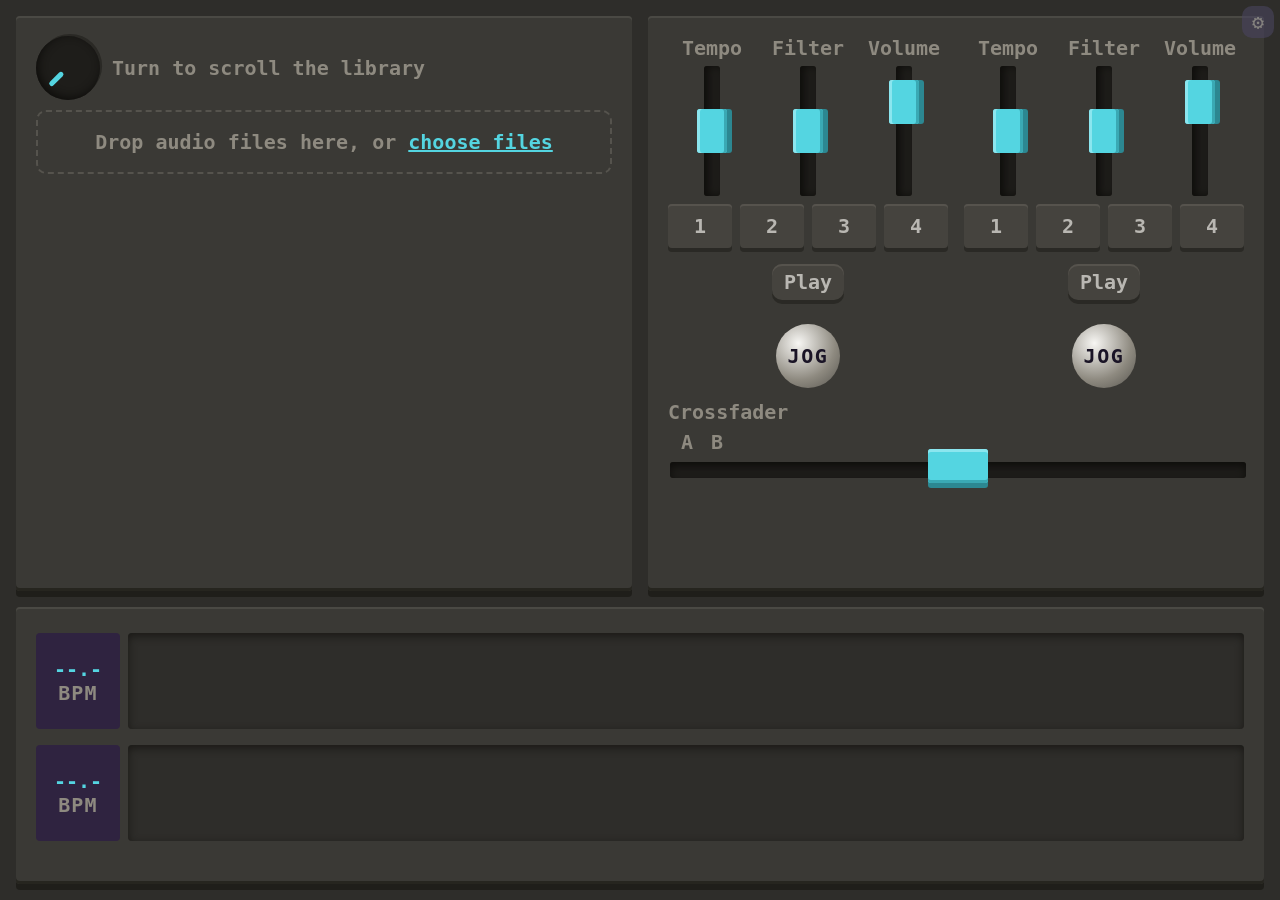
<file: index.html>
<!doctype html>
<html lang="en">
<head>
  <meta charset="utf-8">
  <meta name="viewport" content="width=device-width, initial-scale=1">
  <title>Grey Goose</title>
  <link rel="stylesheet" href="style.css?v=algo30">
</head>
<body class="hide-extra">
  <button id="tools-toggle" class="tools-toggle" aria-label="Show or hide controls" title="Show or hide controls">⚙</button>
  <header>
    <h1>Grey Goose</h1>
    <div class="tools">
      <button id="midi-connect">Connect MIDI</button>
      <button id="learn-toggle">MIDI learn: off</button>
      <button id="learn-clear">Clear bindings</button>
      <button id="find-leds">Find LEDs</button>
      <select id="algo" aria-label="Beat detection algorithm">
        <option value="autocorr">Autocorrelation grid (basic)</option>
        <option value="dp">Beat tracker 70–180 BPM</option>
        <option value="dp-slow">Beat tracker 60–110 BPM (half-time)</option>
      </select>
      <button id="save-mappings">Save mappings</button>
      <button id="load-mappings">Load mappings</button>
      <input id="mappings-file" type="file" accept="application/json,.json" hidden>
    </div>
    <div id="status" class="status">Load some tracks to start. Use Chrome for MIDI.</div>
    <div id="midi-monitor" class="monitor"></div>
  </header>

  <main class="quad">
    <!-- Top left: library -->
    <section id="library" class="panel q-lib" aria-label="Library">
      <h2>Library</h2>
      <div class="libknob-row">
        <div id="lib-knob" class="libknob" data-ctl="lib.scroll" role="slider" tabindex="0" aria-label="Library scroll knob" aria-valuemin="0" aria-valuemax="1" aria-valuenow="0"><i></i></div>
        <span class="hint">Turn to scroll the library</span>
      </div>
      <div id="drop" class="drop">Drop audio files here, or
        <label class="file-label">choose files<input id="file-input" type="file" accept="audio/*" multiple hidden></label>
      </div>
      <ul id="track-list" class="tracks"></ul>
      <div class="row libnav">
        <button data-ctl="lib.up" aria-label="Select previous track">▲</button>
        <button data-ctl="lib.down" aria-label="Select next track">▼</button>
        <button data-ctl="lib.loadA">→ A</button>
        <button data-ctl="lib.loadB">→ B</button>
      </div>
    </section>

    <!-- Top right: controller (deck controls, crossfader, master) -->
    <section class="panel q-ctl" aria-label="Controller">
      <h2>Controller</h2>
      <div class="decks">
        <div id="deck-A" class="deck"></div>
        <div id="deck-B" class="deck"></div>
      </div>
      <section class="panel master">
        <label>Crossfader <span class="xf-labels"><span>A</span><span>B</span></span>
          <input type="range" min="0" max="1" step="0.001" value="0.5" data-ctl="xfade">
        </label>
        <label>Master <input type="range" min="0" max="1.5" step="0.01" value="1" data-ctl="master"></label>
      </section>
    </section>

    <!-- Bottom: the two tracks, zoomed live, with BPM boxes on the left -->
    <section class="panel q-tracks" aria-label="Tracks">
      <h2>Tracks</h2>
      <div id="lane-A"></div>
      <div id="lane-B"></div>
    </section>
  </main>

  <script>
    // Toggle the extra controls (toolbar, transport, More, master). The controls stay in the page, so MIDI bindings still work.
    document.getElementById('tools-toggle').addEventListener('click', () => document.body.classList.toggle('hide-extra'));
  </script>
  <script src="analyze.js?v=algo35"></script>
  <script src="app.js?v=algo35"></script>
</body>
</html>
</file>
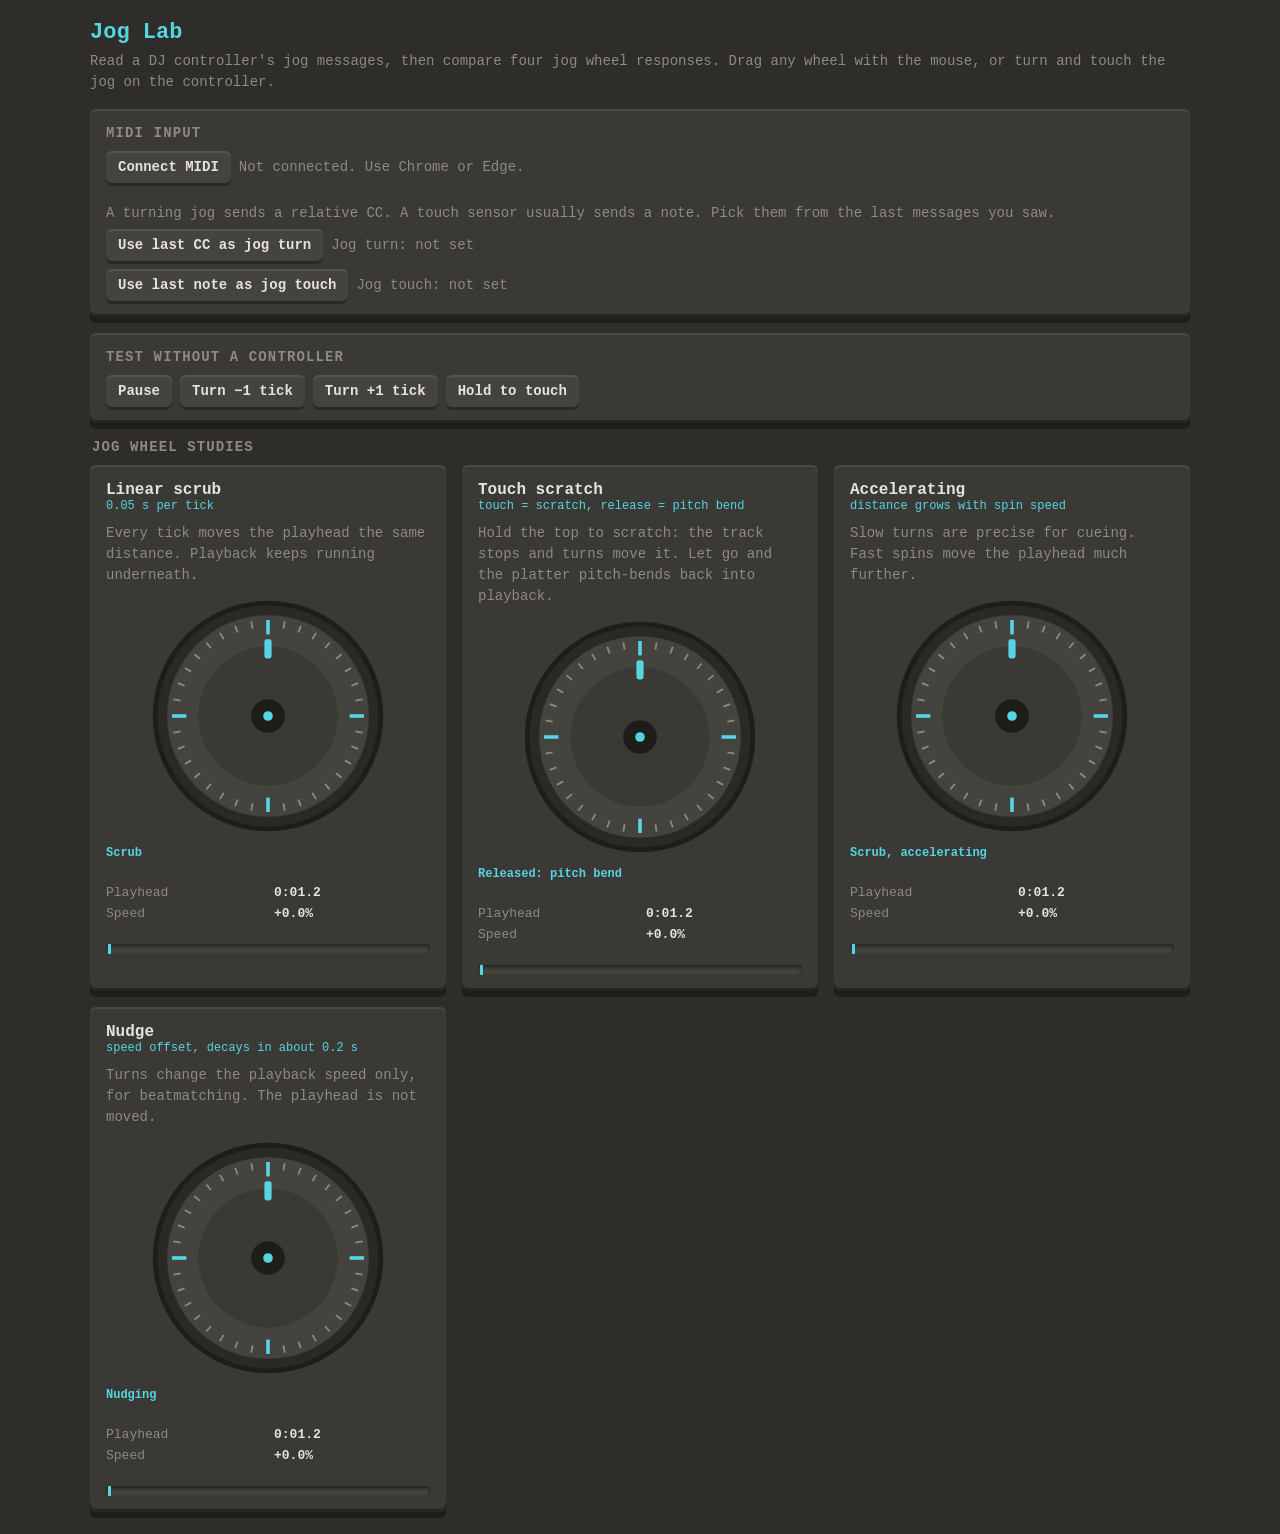
<file: jog-lab.html>
<!doctype html>
<html lang="en">
<head>
<meta charset="utf-8">
<title>Jog Lab</title>
<meta name="claude:viewport-fit-sides" content="cover">
<style>
/* Layout: a MIDI reader strip on top, then four jog wheels in a grid that stacks on a phone. Dark only, Grey Goose palette. */
:root {
  --screen: #2E2D2A;
  --panel: #3A3935;
  --well: #45433E;
  --line: #55534D;
  --accent: #54D5E1;
  --purple: #2F2340;
  --text: #E6E3DC;
  --muted: #8E8A80;
  color-scheme: dark;
}
* { box-sizing: border-box; }
body {
  margin: 0;
  background: var(--screen);
  color: var(--text);
  font-family: "SF Mono", ui-monospace, Menlo, monospace;
  font-weight: 700;
  font-size: 14px;
  padding-left: max(16px, env(safe-area-inset-left, 0px));
  padding-right: max(16px, env(safe-area-inset-right, 0px));
  padding-block: 20px;
}
h1 { margin: 0; font-size: 22px; color: var(--accent); }
h2 { margin: 0 0 10px; font-size: 14px; color: var(--muted); text-transform: uppercase; letter-spacing: .08em; }
p { margin: 0; color: var(--muted); font-weight: 400; line-height: 1.5; }
button {
  font: inherit; color: var(--text); background: var(--well); border: 0; border-radius: 6px;
  padding: 8px 12px; cursor: pointer; box-shadow: inset 0 2px 0 #56534D, 0 3px 0 #2A2925;
}
button:active { box-shadow: inset 0 2px 4px #1F1E1B; transform: translateY(1px); }
button:focus-visible { outline: 2px solid var(--accent); outline-offset: 2px; }
button.on { background: var(--accent); color: #1A1426; box-shadow: inset 0 2px 0 #8BE6EF, 0 3px 0 #2C8791; }
.panel { background: var(--panel); border-radius: 6px; padding: 16px; box-shadow: inset 0 2px 0 #4A4944, inset 0 -3px 0 #26251F, 0 6px 0 #1F1E1A; }
.stack { display: grid; gap: 16px; max-width: 1100px; margin: 0 auto; }
header { display: grid; gap: 6px; }
.row { display: flex; flex-wrap: wrap; gap: 8px; align-items: center; }
.muted { color: var(--muted); font-weight: 400; }

/* MIDI reader */
.log { margin: 10px 0 0; padding: 0; list-style: none; max-height: 220px; overflow: auto; background: var(--well); border-radius: 4px; box-shadow: inset 0 3px 6px #1F1E1B; }
.log li { display: grid; grid-template-columns: 56px 64px 1fr; gap: 10px; padding: 6px 10px; border-bottom: 1px solid var(--line); font-variant-numeric: tabular-nums; overflow-wrap: anywhere; }
.log li:last-child { border-bottom: 0; }
.tag { color: var(--accent); }
.pick { display: grid; gap: 8px; margin-top: 12px; }
.pick span { color: var(--muted); font-weight: 400; }

/* Wheels */
.wheels { display: grid; gap: 16px; grid-template-columns: repeat(auto-fit, minmax(min(100%, 300px), 1fr)); }
.wheel { display: grid; gap: 10px; align-content: start; }
.wheel h3 { margin: 0; font-size: 16px; color: var(--text); }
.wheel .rule { color: var(--accent); font-size: 12px; font-weight: 400; }
.disc-wrap { width: 100%; max-width: 240px; aspect-ratio: 1; margin: 0 auto; touch-action: none; user-select: none; cursor: grab; }
.disc-wrap:active { cursor: grabbing; }
.disc-wrap svg { width: 100%; height: 100%; display: block; }
.readout { display: grid; grid-template-columns: 1fr 1fr; gap: 6px 12px; font-variant-numeric: tabular-nums; font-size: 13px; }
.readout dt { color: var(--muted); font-weight: 400; }
.readout dd { margin: 0; }
.bar { height: 10px; background: var(--well); border-radius: 3px; box-shadow: inset 0 2px 4px #1F1E1B; position: relative; overflow: hidden; }
.bar i { position: absolute; top: 0; bottom: 0; width: 3px; background: var(--accent); left: 0; }
.state { font-size: 12px; color: var(--accent); min-height: 16px; }
.hint { font-size: 12px; color: var(--muted); font-weight: 400; }
.controls { display: flex; flex-wrap: wrap; gap: 8px; }
</style>
</head>
<body>
<div class="stack">

  <header>
    <h1>Jog Lab</h1>
    <p>Read a DJ controller's jog messages, then compare four jog wheel responses. Drag any wheel with the mouse, or turn and touch the jog on the controller.</p>
  </header>

  <section class="panel" aria-labelledby="midi-h">
    <h2 id="midi-h">MIDI input</h2>
    <div class="row">
      <button id="connect">Connect MIDI</button>
      <span id="midi-status" class="muted">Not connected. Use Chrome or Edge.</span>
    </div>
    <ul id="log" class="log" aria-live="polite" aria-label="Incoming MIDI messages"></ul>
    <div class="pick">
      <span>A turning jog sends a relative CC. A touch sensor usually sends a note. Pick them from the last messages you saw.</span>
      <div class="row">
        <button id="set-cc">Use last CC as jog turn</button>
        <span id="cc-now" class="muted">Jog turn: not set</span>
      </div>
      <div class="row">
        <button id="set-note">Use last note as jog touch</button>
        <span id="note-now" class="muted">Jog touch: not set</span>
      </div>
    </div>
  </section>

  <section class="panel" aria-labelledby="sim-h">
    <h2 id="sim-h">Test without a controller</h2>
    <div class="controls">
      <button id="play">Pause</button>
      <button id="tick-minus">Turn −1 tick</button>
      <button id="tick-plus">Turn +1 tick</button>
      <button id="touch-test">Hold to touch</button>
    </div>
  </section>

  <section aria-labelledby="wheels-h">
    <h2 id="wheels-h" style="padding-left:2px">Jog wheel studies</h2>
    <div id="wheels" class="wheels"></div>
  </section>

</div>

<script>
// ---- Shared state ----
const TRACK_SECONDS = 160;          // simulated track length for every wheel
const DEG_PER_TICK = 15;            // one tick = 15 degrees of platter movement
const state = { playing: true, jogCC: null, touchNote: null, lastCC: null, lastNote: null };

// Each study has the same inputs (turns in ticks, touch) and a different response.
const STUDIES = [
  {
    id: 'linear', name: 'Linear scrub', rule: '0.05 s per tick',
    blurb: 'Every tick moves the playhead the same distance. Playback keeps running underneath.',
  },
  {
    id: 'touch', name: 'Touch scratch', rule: 'touch = scratch, release = pitch bend',
    blurb: 'Hold the top to scratch: the track stops and turns move it. Let go and the platter pitch-bends back into playback.',
  },
  {
    id: 'accel', name: 'Accelerating', rule: 'distance grows with spin speed',
    blurb: 'Slow turns are precise for cueing. Fast spins move the playhead much further.',
  },
  {
    id: 'nudge', name: 'Nudge', rule: 'speed offset, decays in about 0.2 s',
    blurb: 'Turns change the playback speed only, for beatmatching. The playhead is not moved.',
  },
];

const wheels = STUDIES.map(s => ({ ...s, pos: 0, offset: 0, rot: 0, touched: false, last: null, els: {} }));

// ---- Response models: how one set of ticks changes each study ----
function applyTicks(w, t) {
  switch (w.id) {
    case 'linear': w.pos += t * 0.05; break;
    case 'touch':  if (w.touched) w.pos += t * 0.03; else w.offset += t * 0.05; break;
    case 'accel':  w.pos += t * (1 + Math.abs(t) * 0.6) * 0.03; break;
    case 'nudge':  w.offset += t * 0.06; break;
  }
}
function baseRate(w) { return w.id === 'touch' && w.touched ? 0 : 1; }
function rateOf(w) { return baseRate(w) + w.offset; }

// ---- Build the cards ----
const NS = 'http://www.w3.org/2000/svg';
function buildWheel(w) {
  const card = document.createElement('article');
  card.className = 'panel wheel';
  card.innerHTML = `
    <div><h3>${w.name}</h3><div class="rule">${w.rule}</div></div>
    <p>${w.blurb}</p>
    <div class="disc-wrap" role="application" aria-label="${w.name} jog wheel. Drag to turn."></div>
    <div class="state"></div>
    <dl class="readout">
      <dt>Playhead</dt><dd class="pos">0:00.0</dd>
      <dt>Speed</dt><dd class="rate">+0.0%</dd>
    </dl>
    <div class="bar"><i></i></div>`;
  const disc = card.querySelector('.disc-wrap');
  const svg = document.createElementNS(NS, 'svg');
  svg.setAttribute('viewBox', '-100 -100 200 200');
  svg.innerHTML = `
    <circle r="96" fill="#1E1D1A"/>
    <circle r="92" fill="#2A2925"/>
    <g class="platter">
      <circle r="84" fill="#45433E"/>
      ${Array.from({ length: 36 }, (_, i) => {
        const a = i * 10 * Math.PI / 180;
        const r1 = i % 9 === 0 ? 68 : 74;
        return `<line x1="${Math.cos(a) * 80}" y1="${Math.sin(a) * 80}" x2="${Math.cos(a) * r1}" y2="${Math.sin(a) * r1}" stroke="${i % 9 === 0 ? '#54D5E1' : '#8E8A80'}" stroke-width="${i % 9 === 0 ? 3 : 1.5}"/>`;
      }).join('')}
      <circle r="58" fill="#3A3935"/>
      <rect x="-3" y="-64" width="6" height="16" rx="2" fill="#54D5E1"/>
    </g>
    <circle r="14" fill="#1E1D1A"/>
    <circle r="4" fill="#54D5E1"/>`;
  disc.appendChild(svg);
  w.els = {
    card, disc, platter: svg.querySelector('.platter'), state: card.querySelector('.state'),
    pos: card.querySelector('.pos'), rate: card.querySelector('.rate'), bar: card.querySelector('.bar i'),
  };
  // Mouse or touch drag: pressing the platter counts as a touch.
  disc.addEventListener('pointerdown', (e) => {
    w.touched = true;
    disc.setPointerCapture?.(e.pointerId);
    w.last = pointerAngle(disc, e);
  });
  disc.addEventListener('pointermove', (e) => {
    if (w.last === null) return;
    const a = pointerAngle(disc, e);
    let d = a - w.last;
    if (d > Math.PI) d -= 2 * Math.PI;
    if (d < -Math.PI) d += 2 * Math.PI;
    w.last = a;
    turn(w, d / (Math.PI / 12 /* one tick per 15 degrees */));
  });
  const release = () => { w.touched = false; w.last = null; };
  disc.addEventListener('pointerup', release);
  disc.addEventListener('pointercancel', release);
  return card;
}

function pointerAngle(el, e) {
  const r = el.getBoundingClientRect();
  return Math.atan2(e.clientY - (r.top + r.height / 2), e.clientX - (r.left + r.width / 2));
}

// Turn every wheel by t ticks (positive = clockwise).
function turn(w, t) {
  applyTicks(w, t);
  w.rot += t * DEG_PER_TICK;
}
function turnAll(t) { wheels.forEach(w => turn(w, t)); }
function touchAll(on) { wheels.forEach(w => { w.touched = on; }); }

// ---- Frame loop: playback, decay, drawing ----
let lastT = performance.now();
function frame(now) {
  const dt = Math.min(0.1, (now - lastT) / 1000);
  lastT = now;
  for (const w of wheels) {
    w.offset *= Math.exp(-dt * 5);
    if (Math.abs(w.offset) < 1e-4) w.offset = 0;
    const rate = rateOf(w);
    if (state.playing) w.pos += dt * rate;
    w.pos = Math.max(0, Math.min(TRACK_SECONDS, w.pos));
    draw(w, rate);
  }
  requestAnimationFrame(frame);
}
function draw(w, rate) {
  const e = w.els;
  e.platter.setAttribute('transform', `rotate(${w.rot.toFixed(2)})`);
  e.pos.textContent = fmt(w.pos);
  const pct = (rate - 1) * 100;
  e.rate.textContent = `${pct >= 0 ? '+' : ''}${pct.toFixed(1)}%`;
  e.bar.style.left = `${(w.pos / TRACK_SECONDS) * 100}%`;
  let text = 'Speed only';
  if (w.id === 'linear') text = 'Scrub';
  if (w.id === 'accel') text = 'Scrub, accelerating';
  if (w.id === 'touch') text = w.touched ? 'Touched: scratching' : 'Released: pitch bend';
  if (w.id === 'nudge') text = 'Nudging';
  e.state.textContent = text;
  e.card = e.card; // keep reference
}
function fmt(s) {
  const m = Math.floor(s / 60), r = s - m * 60;
  return `${m}:${r.toFixed(1).padStart(4, '0')}`;
}

// ---- MIDI reader ----
const logEl = document.getElementById('log');
const midiStatus = document.getElementById('midi-status');
const names = { 0x80: 'note off', 0x90: 'note on', 0xB0: 'CC', 0xE0: 'pitch bend' };

function describe(data) {
  const [status, d1 = 0, d2 = 0] = data;
  const kind = status & 0xF0;
  const ch = (status & 0x0F) + 1;
  const type = kind === 0x90 && d2 === 0 ? 'note off' : (names[kind] || 'other');
  let detail = `#${d1} value ${d2}`;
  if (kind === 0xB0) {
    const rel = d2 >= 64 ? d2 - 128 : d2;
    detail = `#${d1} value ${d2} (relative ${rel >= 0 ? '+' : ''}${rel})`;
  }
  return { type, ch, num: d1, value: d2, detail, kind };
}

function logMessage(data) {
  const m = describe(data);
  const li = document.createElement('li');
  li.innerHTML = `<span class="tag">ch ${m.ch}</span><span>${m.type}</span><span>${m.detail}</span>`;
  logEl.prepend(li);
  while (logEl.children.length > 60) logEl.lastElementChild.remove();
}

function onMidi(e) {
  const m = describe(e.data);
  logMessage(e.data);
  if (m.kind === 0xB0) {
    state.lastCC = m;
    if (state.jogCC && state.jogCC.ch === m.ch && state.jogCC.num === m.num) {
      const rel = m.value >= 64 ? m.value - 128 : m.value;
      turnAll(rel);
    }
  } else if (m.kind === 0x90 || m.kind === 0x80) {
    state.lastNote = m;
    if (state.touchNote && state.touchNote.ch === m.ch && state.touchNote.num === m.num) {
      touchAll(m.type === 'note on');
    }
  }
}

document.getElementById('connect').addEventListener('click', async () => {
  if (!navigator.requestMIDIAccess) { midiStatus.textContent = 'Web MIDI is not available here. Try Chrome or Edge.'; return; }
  try {
    const access = await navigator.requestMIDIAccess({ sysex: false });
    const inputs = [...access.inputs.values()];
    inputs.forEach(i => { i.onmidimessage = onMidi; });
    midiStatus.textContent = inputs.length ? `Listening to: ${inputs.map(i => i.name).join(', ')}` : 'Connected, but no inputs found. Plug in the controller and try again.';
  } catch (err) {
    midiStatus.textContent = `MIDI was blocked: ${err.message || err}`;
  }
});
document.getElementById('set-cc').addEventListener('click', () => {
  if (!state.lastCC) return;
  state.jogCC = { ch: state.lastCC.ch, num: state.lastCC.num };
  document.getElementById('cc-now').textContent = `Jog turn: CC ${state.jogCC.num}, channel ${state.jogCC.ch}`;
});
document.getElementById('set-note').addEventListener('click', () => {
  if (!state.lastNote) return;
  state.touchNote = { ch: state.lastNote.ch, num: state.lastNote.num };
  document.getElementById('note-now').textContent = `Jog touch: note ${state.touchNote.num}, channel ${state.touchNote.ch}`;
});

// ---- Test controls ----
const playBtn = document.getElementById('play');
playBtn.addEventListener('click', () => {
  state.playing = !state.playing;
  playBtn.textContent = state.playing ? 'Pause' : 'Play';
  playBtn.classList.toggle('on', !state.playing);
});
document.getElementById('tick-minus').addEventListener('click', () => turnAll(-1));
document.getElementById('tick-plus').addEventListener('click', () => turnAll(1));
const touchBtn = document.getElementById('touch-test');
touchBtn.addEventListener('pointerdown', () => { touchAll(true); touchBtn.classList.add('on'); });
['pointerup', 'pointerleave', 'pointercancel'].forEach(ev => touchBtn.addEventListener(ev, () => { touchAll(false); touchBtn.classList.remove('on'); }));

// ---- Start ----
const host = document.getElementById('wheels');
wheels.forEach(w => host.appendChild(buildWheel(w)));
requestAnimationFrame(frame);
</script>
</body>
</html>
</file>
<file: style.css>
/* Grey Goose palette: grey primary, cyan accent, dark purple secondary. */
:root {
  --bg: #2E2D2A;
  --panel: #3A3935;
  --line: #55534D;
  --text: #E6E3DC;
  --muted: #8E8A80;
  --accent: #54D5E1;
  --a: #54D5E1;
  --b: #B9B7B2;
  --purple: #2F2340;
}
* { box-sizing: border-box; }
body { margin: 0; background: var(--bg); color: var(--text); font: 14px -apple-system, system-ui, sans-serif; padding: 16px; }
header { display: flex; flex-wrap: wrap; align-items: center; gap: 12px; margin-bottom: 16px; }
h1 { margin: 0 16px 0 0; font-size: 22px; color: var(--accent); }
h2 { margin: 0 0 8px; font-size: 15px; color: var(--muted); text-transform: uppercase; letter-spacing: .05em; }
button { background: var(--panel); color: var(--text); border: 1px solid var(--line); border-radius: 6px; padding: 6px 10px; cursor: pointer; font: inherit; }
button:hover { border-color: var(--accent); }
button.on { background: var(--accent); color: #111; border-color: var(--accent); }
.status, .monitor { color: var(--muted); font-size: 12px; width: 100%; }
main { display: grid; gap: 16px; grid-template-columns: 1fr; }
.panel, .deck { background: var(--panel); border: 1px solid var(--line); border-radius: 10px; padding: 14px; }
.decks { display: grid; gap: 16px; grid-template-columns: 1fr; }
.deck h3 { margin: 0 0 4px; font-size: 16px; }
.deck .name { color: var(--muted); font-size: 12px; min-height: 16px; white-space: nowrap; overflow: hidden; text-overflow: ellipsis; }
.deck .time { font-variant-numeric: tabular-nums; color: var(--muted); font-size: 12px; }
.deck.A h3 { color: var(--a); }
.deck.B h3 { color: var(--b); }
.row { display: flex; gap: 8px; align-items: center; margin: 8px 0; flex-wrap: wrap; }
.row label, .deck label { display: grid; grid-template-columns: 70px 1fr; align-items: center; gap: 8px; font-size: 12px; color: var(--muted); }
.row label { display: flex; align-items: center; gap: 6px; }
input[type="range"] { width: 100%; accent-color: var(--accent); }
.eq { display: grid; grid-template-columns: repeat(3, 1fr); gap: 8px; }
.eq label { grid-template-columns: 1fr; text-align: center; }
.drop { border: 2px dashed var(--line); border-radius: 8px; padding: 18px; text-align: center; color: var(--muted); }
.drop.over { border-color: var(--accent); color: var(--text); }
.file-label { color: var(--accent); cursor: pointer; text-decoration: underline; }
.tracks { list-style: none; padding: 0; margin: 10px 0 0; max-height: 240px; overflow: auto; }
.tracks li { display: flex; gap: 6px; align-items: center; padding: 6px 0; border-bottom: 1px solid var(--line); }
.tracks li span { flex: 1; overflow: hidden; text-overflow: ellipsis; white-space: nowrap; }
.xf-labels { display: inline-flex; gap: 0; margin-left: 4px; }
.xf-labels span { width: 1.5em; text-align: center; }
.master { display: grid; gap: 10px; }
.master label { display: grid; grid-template-columns: 110px 1fr; align-items: center; color: var(--muted); }
.learning { outline: 2px solid var(--accent); outline-offset: 2px; }
.tracks li.sel { background: #2f2340; }
.hotcues button.on { background: var(--accent); color: #1a1426; }
.libnav { margin-top: 8px; }
.wave { cursor: ew-resize; touch-action: none; }
.jogrow { align-items: center; }
/* Each quadrant scrolls inside itself, so nothing is cut off. */
main.quad > section { min-height: 0; overflow: auto; }
/* Vinyl per deck, spinning while the deck plays (Quad 03 mockup). */
.vinyl { width: 112px; height: 112px; border-radius: 50%; margin: 6px auto; background: radial-gradient(circle, #B9B7B2 0 6px, transparent 7px), repeating-radial-gradient(circle, #1A1426 0 2px, #2F2340 3px 4px); box-shadow: 0 8px 18px rgba(0, 0, 0, 0.35); }
.vinyl.playing { animation: spin 2s linear infinite; }
@keyframes spin { to { transform: rotate(360deg); } }
/* Hot cues as a 4-pad grid. */
.pads button { width: 46px; height: 46px; border-radius: 10px; padding: 0; }
.pads button.on { background: #54D5E1; color: #1a1426; }
.jog { width: 64px; height: 64px; border-radius: 50%; display: flex; align-items: center; justify-content: center; font-size: 12px; letter-spacing: .08em; color: var(--muted); background: radial-gradient(circle at 35% 30%, #3a3f4f, #1c1f27 70%); border: 1px solid var(--line); cursor: pointer; user-select: none; }
.jog.learning { outline: 2px solid var(--accent); }

/* Skin to match the Quad 03 mockup: rounded grey panels, cyan headings, purple chips, pad buttons, thumb faders. */
body { background: #2E2D2A; padding: 16px; }
header h1 { color: #54D5E1; }
.panel, .deck { background: #3A3935; border: none; border-radius: 16px; padding: 18px 20px; }
main.quad { gap: 16px; }
h2 { color: #54D5E1; text-transform: none; letter-spacing: 0; margin: 0 0 10px; }
.deck h3 { color: #54D5E1; }
.deck.B h3 { color: #B9B7B2; }
.deck .name, .deck .time, .status, .monitor { color: #B9B7B2; }
button { background: #4A4560; color: #B9B7B2; border: none; border-radius: 10px; padding: 6px 12px; cursor: pointer; }
button:hover { background: #5a5474; border: none; }
button.on { background: #54D5E1; color: #1A1426; }
.pill { background: #2F2340; color: #E6E3DC; border-radius: 6px; }
.drop { border: 2px dashed #55534D; color: #8E8A80; border-radius: 10px; }
.drop.over { border-color: #54D5E1; }
.file-label { color: #54D5E1; }
.tracks li { border-bottom: 1px solid #55534D; }
.tracks li.sel { background: #3E3560; box-shadow: inset 3px 0 0 #54D5E1; border-radius: 8px; }
.tracks li span { color: #E6E3DC; }
.wave { background: #45433E; border-radius: 10px; }
.bpmcol { background: #2F2340; }
.bpmcol.synced { background: #6B3FA0; }
.jog { background: radial-gradient(circle at 35% 30%, #F7F6F3, #8E8A80 60%, #55534D); color: #1A1426; border: none; }
input[type="range"] { -webkit-appearance: none; appearance: none; height: 6px; border-radius: 3px; background: #55534D; accent-color: #54D5E1; }
input[type="range"]::-webkit-slider-thumb { -webkit-appearance: none; width: 22px; height: 22px; border-radius: 6px; background: linear-gradient(#F7F6F3, #B9B7B2); box-shadow: 0 2px 6px rgba(0, 0, 0, 0.3); }
input[type="range"]::-moz-range-thumb { width: 22px; height: 22px; border: none; border-radius: 6px; background: linear-gradient(#F7F6F3, #B9B7B2); }

/* Type: SF Mono Bold 20 everywhere. */
*, *::before, *::after {
  font-family: "SF Mono", ui-monospace, Menlo, monospace !important;
  font-weight: 700 !important;
  font-size: 20px !important;
}
.wave { display: block; width: 100%; height: 96px; border-radius: 8px; margin: 6px 0; background: #1c1b19; }
.pill { display: inline-block; padding: 1px 8px; border-radius: 6px; background: #2f2340; color: #e6e3dc; font-variant-numeric: tabular-nums; }
.wave-row { display: flex; gap: 8px; align-items: stretch; }
.wave-row .wave { flex: 1; min-width: 0; margin: 6px 0; }
.bpmcol { width: 84px; flex: none; margin: 6px 0; border-radius: 8px; background: #2f2340; color: #e6e3dc; display: flex; flex-direction: column; align-items: center; justify-content: center; font-size: 22px; font-weight: 700; font-variant-numeric: tabular-nums; }
.bpmcol small { color: #8e8a80; font-size: 11px; letter-spacing: 0.06em; }
.bpmcol.synced { background: #6b3fa0; color: #ffffff; }
.bpmcol.synced small { color: #e6dcf5; }

/* Quadrant layout: library top-left, controller top-right, tracks across the bottom. */
.q-ctl .master { margin-top: 12px; }
.q-tracks #lane-A, .q-tracks #lane-B { margin-bottom: 4px; }

/* Mockup skin (Layout on the canvas): bevelled grey panels, cyan caps, grey pads, one screen with no scrolling. */
body { padding: 16px; height: 100vh; box-sizing: border-box; display: flex; flex-direction: column; }
header { flex: none; }
main.quad { gap: 16px; flex: 1; min-height: 0; height: auto; }
@media (min-width: 900px) { main.quad { height: auto; grid-template-rows: minmax(0, 1.35fr) minmax(0, 0.65fr); } }
main.quad > section { overflow: hidden; }
.panel { background: #3A3935; border: none; border-radius: 4px; padding: 20px; box-shadow: inset 0 2px 0 #4A4944, inset 0 -3px 0 #26251F, 0 6px 0 #1F1E1A; }
h2 { color: #B9B7B2; font-size: 20px; margin: 0 0 10px; }
header { margin-bottom: 10px; }
header h1 { font-size: 20px; }
.deck, .q-ctl .decks { background: transparent; border: none; padding: 0; box-shadow: none; }
.decks { gap: 16px; }
.deck { gap: 10px; }
.deck h3 { font-size: 20px; color: #54D5E1; margin: 0; }
.deck .name, .deck .time { font-size: 16px; color: #8E8A80; }
.deck .fader { color: #8E8A80; font-size: 16px; width: 64px; }
/* Faders: dark grooved well with a cyan cap, drawn vertically. */
.deck .time { display: none; }
.deck .fader input[type="range"] { -webkit-appearance: none; appearance: none; width: 130px; height: 16px; margin: 57px -33px; transform: rotate(-90deg); background: #1E1D1A; border-radius: 3px; box-shadow: inset 0 4px 8px #0E0D0B; accent-color: #54D5E1; }
.deck .fader input[type="range"]::-webkit-slider-runnable-track { height: 16px; background: transparent; }
.deck .fader input[type="range"]::-webkit-slider-thumb { -webkit-appearance: none; width: 44px; height: 30px; margin-top: -7px; border-radius: 3px; background: #54D5E1; box-shadow: inset 0 3px 0 #8BE6EF, inset 0 -3px 0 #3AA9B4, 0 5px 0 #2C8791; }
.deck .fader input[type="range"]::-moz-range-thumb { width: 44px; height: 30px; border: none; border-radius: 3px; background: #54D5E1; }
.deck .fader input[type="range"]::-moz-range-track { height: 16px; background: #1E1D1A; border-radius: 3px; }
/* Pads: grey keys with a drop edge; a lit pad is cyan. */
.deck .pads button { height: 44px; background: #45433E; border: none; border-radius: 4px; box-shadow: inset 0 2px 0 #56534D, 0 4px 0 #2A2925; color: #B9B7B2; }
/* Small cyan dot marks a pad that has a stored cue (the pad itself only lights while held). */
.deck .pads button { position: relative; }
.deck .pads button.on::after { content: ""; position: absolute; top: 5px; right: 5px; width: 7px; height: 7px; border-radius: 50%; background: #54D5E1; box-shadow: 0 0 0 1px #1A1426; }
.deck .pads button.on.held::after { background: #1A1426; box-shadow: none; }
.deck .pads button.held { background: #54D5E1; color: #1A1426; box-shadow: inset 0 2px 0 #8BE6EF, 0 4px 0 #2C8791; }
.deck .transport button { background: #45433E; box-shadow: inset 0 2px 0 #56534D, 0 4px 0 #2A2925; }
.deck .transport button.on { background: #54D5E1; }
details.more { margin-top: 4px; }
details.more summary { color: #8E8A80; cursor: pointer; font-size: 16px; }
details.more > .row, details.more > .eq, details.more > .vinyl { margin: 8px 0; }
details.more .vinyl { width: 84px; height: 84px; }
/* Crossfader and master: a single bottom bar in the controller. */
.q-ctl .master { background: transparent; box-shadow: none; padding: 0; margin-top: 8px; gap: 8px; }
.master input[type="range"] { height: 16px; background: #1E1D1A; border-radius: 3px; box-shadow: inset 0 4px 8px #0E0D0B; }
.master input[type="range"]::-webkit-slider-thumb { -webkit-appearance: none; width: 60px; height: 34px; margin-top: -9px; border-radius: 3px; background: #54D5E1; box-shadow: inset 0 3px 0 #8BE6EF, inset 0 -3px 0 #3AA9B4, 0 5px 0 #2C8791; }
/* Lanes: dark wells with cyan playhead, BPM box in the purple secondary. */
.wave { background: #2E2D2A; border-radius: 4px; box-shadow: inset 0 3px 8px #1A1916; }
.bpmcol { background: #2F2340; color: #54D5E1; border-radius: 4px; }

/* Mockup-only view: hide everything outside the picked layout. The ⚙ button shows it all again. */
.tools-toggle { position: fixed; top: 6px; right: 6px; z-index: 10; width: 32px; height: 32px; padding: 0; font-size: 16px; line-height: 1; opacity: 0.6; }
body.hide-extra header,
body.hide-extra .libnav,
body.hide-extra .q-lib h2,
body.hide-extra .q-ctl > h2,
body.hide-extra .q-tracks h2,
body.hide-extra .q-tracks .name,
body.hide-extra .master label:last-child,
body.hide-extra .deck h3,
body.hide-extra .deck .name,
body.hide-extra .deck .time,
body.hide-extra .deck details.more { display: none; }
/* Only Play is shown in each deck; Cue and Sync stay in the page for MIDI. */
body.hide-extra .deck .transport button:not([data-ctl$=".play"]) { display: none; }
body.hide-extra .deck .transport { justify-content: center; }
/* Hidden controls keep their MIDI bindings but are not shown. */
.deck [hidden] { display: none !important; }
.deck .jogrow { justify-content: center; }
.jog.scratching { box-shadow: 0 0 0 3px #54D5E1; }
/* Library knob: a round dial; its pointer rotates with the value. */
.libknob-row { display: flex; align-items: center; gap: 12px; margin: 0 0 10px; }
.libknob { width: 64px; height: 64px; flex: none; border-radius: 50%; background: #1E1D1A; box-shadow: inset 0 3px 8px #0E0D0B, 0 3px 0 #2A2925; position: relative; cursor: grab; touch-action: none; }
.libknob:active { cursor: grabbing; }
.libknob:focus-visible { outline: 2px solid #54D5E1; outline-offset: 3px; }
.libknob i { position: absolute; left: 50%; top: 7px; width: 5px; height: 18px; margin-left: -2.5px; background: #54D5E1; border-radius: 3px; }
.libknob-row .hint { color: #8E8A80; font-size: 14px; }
body.hide-extra .q-ctl .master { margin-top: 4px; }
/* Crossfader across the full width of the controller: label above, track spans the row. */
body.hide-extra .master label:first-child { display: grid; grid-template-columns: minmax(0, 1fr); gap: 6px; width: 100%; }
body.hide-extra .master label:first-child input[type="range"] { width: 100%; }

/* Deck layout (picked canvas layout): faders on top, four pads under them, the rest below. */
.deck { display: flex; flex-direction: column; gap: 8px; }
.deck > h3 { order: 0; }
.deck > .faders { order: 1; }
.deck > .pads { order: 2; }
.deck > *:not(h3):not(.faders):not(.pads) { order: 3; }
.faders { display: flex; justify-content: space-around; align-items: flex-end; gap: 8px; }
.deck .fader { display: flex; flex-direction: column; align-items: center; gap: 6px; width: 64px; color: var(--muted); }
.fader input[type="range"] { width: 150px; height: 24px; margin: 60px 0; transform: rotate(-90deg); }
.fader input[type="range"]::-webkit-slider-thumb { width: 44px; height: 22px; border-radius: 4px; }
.pads { display: grid; grid-template-columns: repeat(4, minmax(0, 1fr)); gap: 8px; margin: 0; }
.pads button { width: 100%; height: 46px; }

@media (min-width: 900px) {
  main.quad { grid-template-columns: minmax(0, 1fr) minmax(0, 1fr); grid-template-rows: minmax(0, 1.35fr) minmax(0, 0.65fr); height: auto; }
  .q-lib { grid-column: 1; grid-row: 1; }
  .q-ctl { grid-column: 2; grid-row: 1; }
  .q-tracks { grid-column: 1 / -1; grid-row: 2; }
  .decks { grid-template-columns: 1fr 1fr; }
}
</file>
